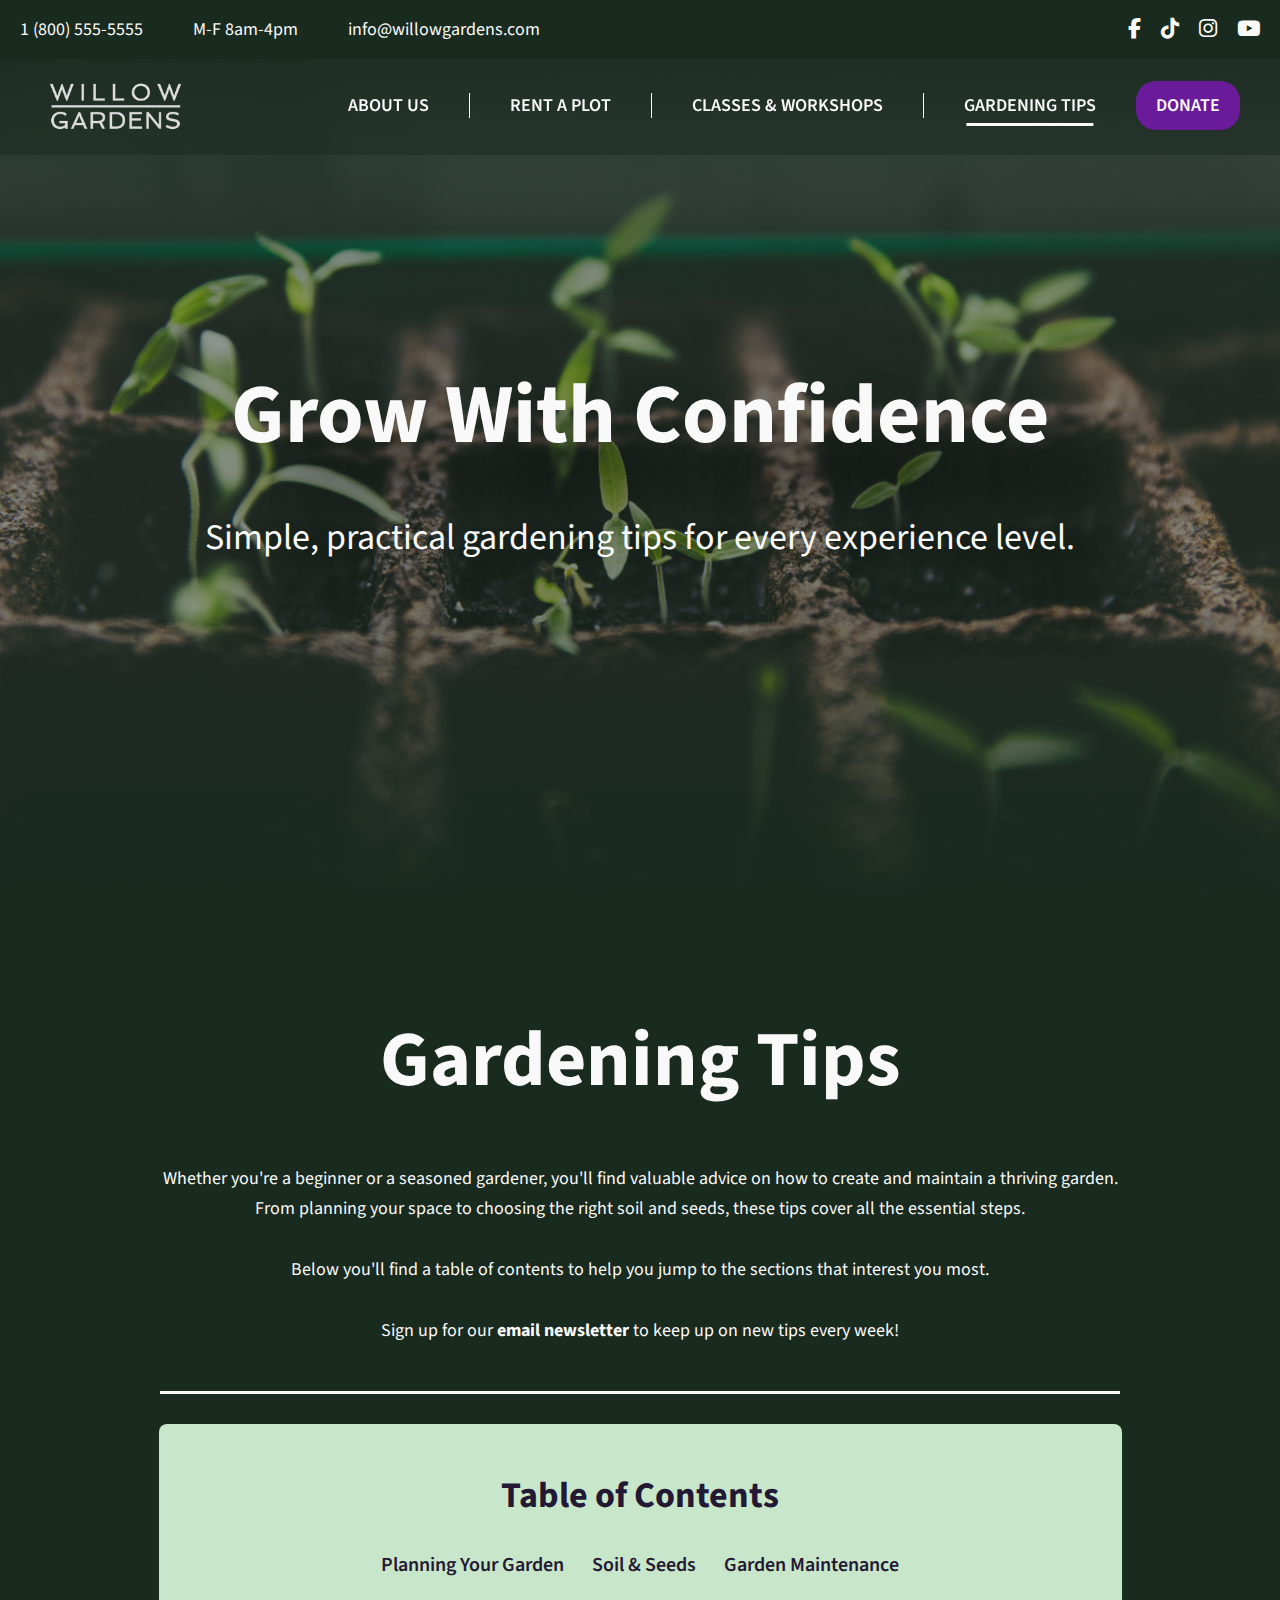
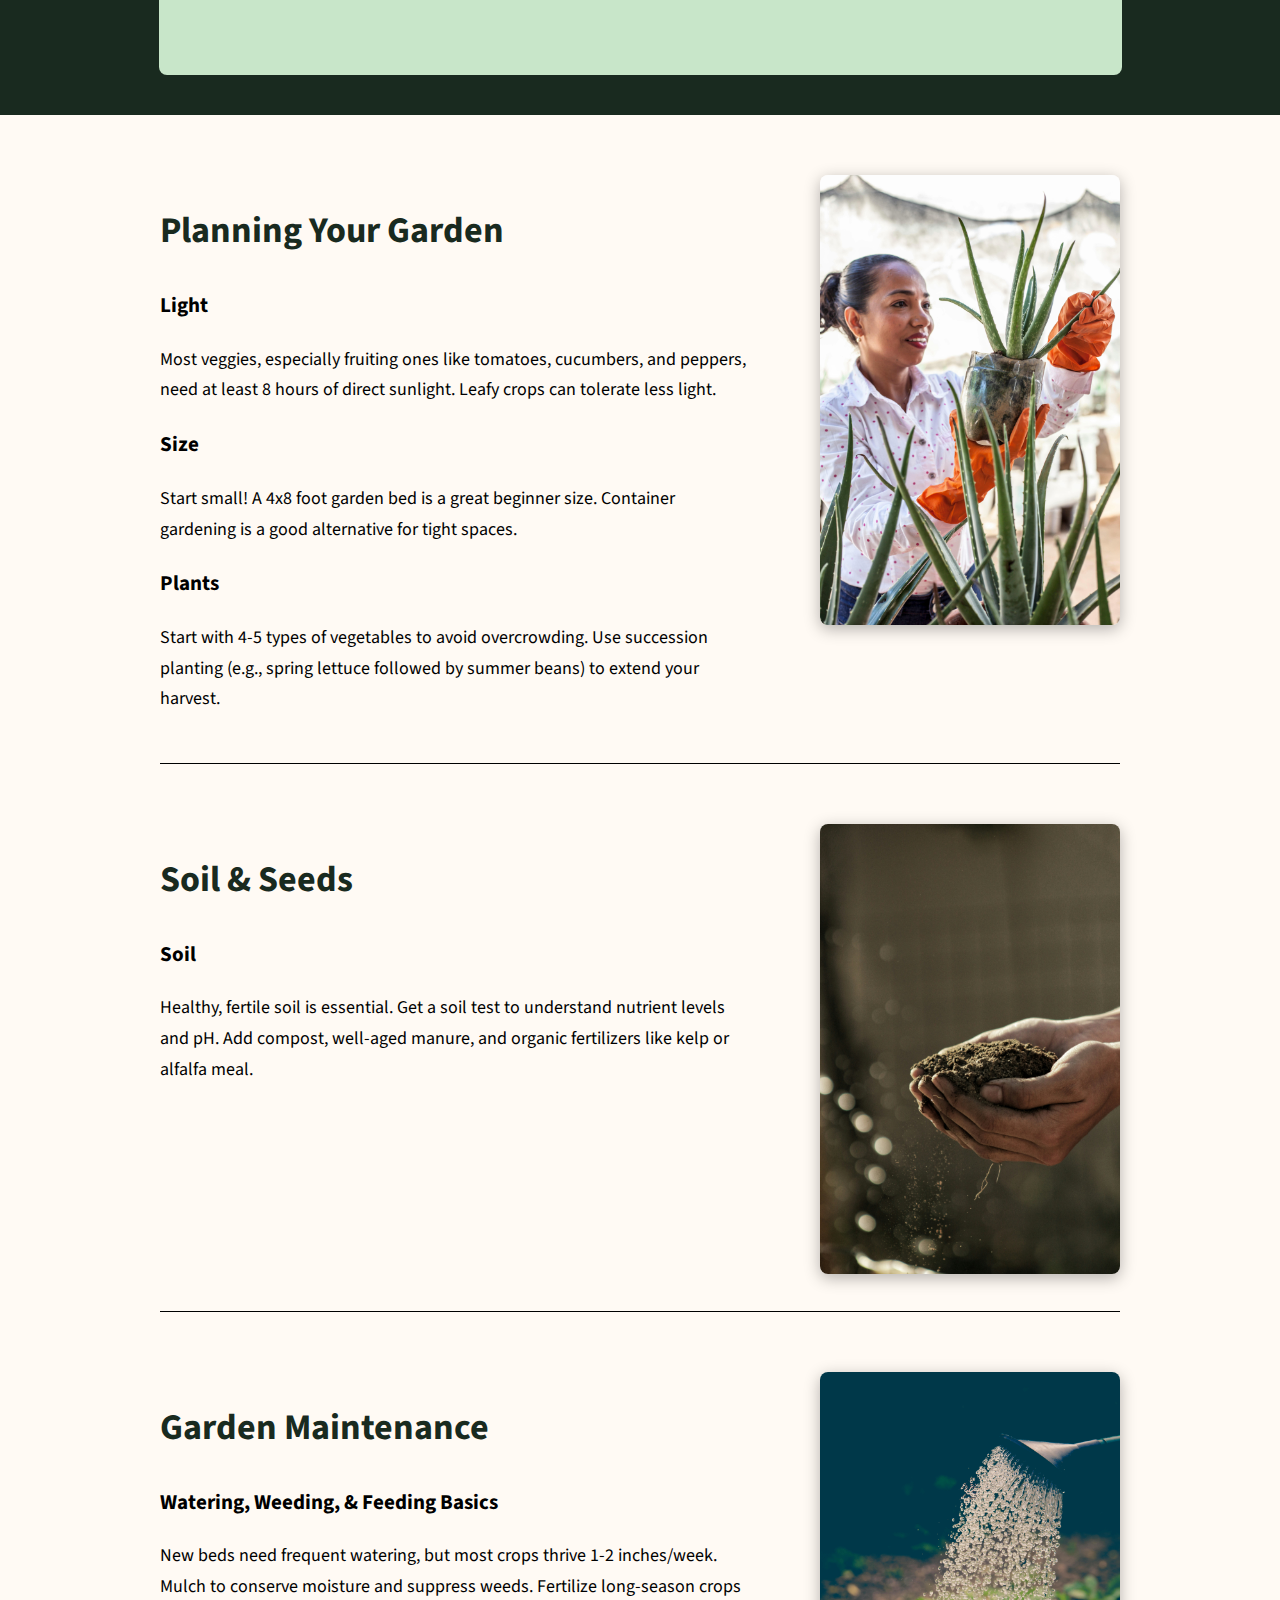
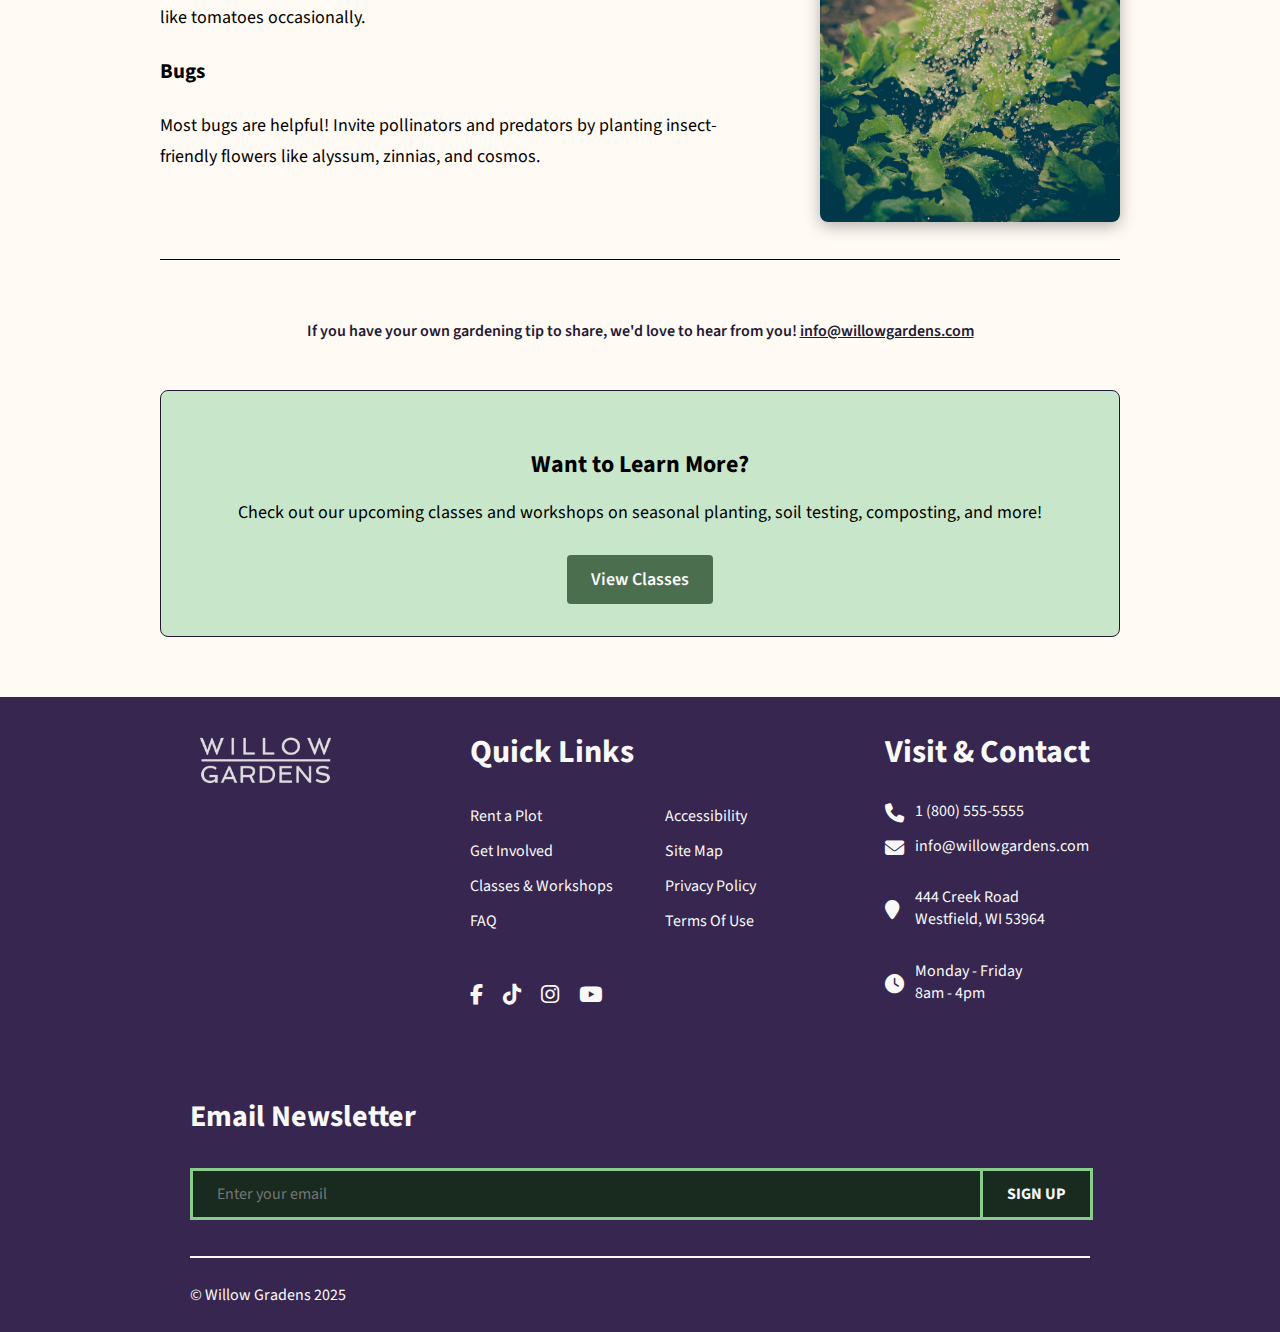
<file: gardeningTips.html>
<!DOCTYPE html>
<html lang="en">
<head>
    <meta charset="UTF-8">
    <meta name="viewport" content="width=device-width, initial-scale=1.0">
    <meta name="description" content="Willow Gardens - Learn gardening tips to take your gardening skills and knowledge even further.">
    <title>Gardening Tips</title>
    <link rel="stylesheet" href="css/main.css">
    <link rel="stylesheet" href="css/gardeningtips.css">
    <link rel="stylesheet" href="https://cdnjs.cloudflare.com/ajax/libs/font-awesome/6.5.0/css/all.min.css">
    <link rel="stylesheet" href="https://fonts.googleapis.com/css2?family=Source+Sans+Pro:wght@400;600;700&display=swap">
</head>
<body>
    <!-- Skip link for screen reader users -->
    <a class="skip-link" href="#main-content">Skip to main content</a>
    <!-- Navigation -->
    <header>
    <!-- Utility Nav -->
    <nav class="utility-nav" aria-label="Contact Info Navigation">
        <div class="utility-content">
            <div class="contact-group">
                <div class="contact-phone">
                    1 (800) 555-5555
                </div>
                <div class="hours">
                    M-F 8am-4pm
                </div>
                <div class="contact-email">
                    <a href="info@willowgardens.com">info@willowgardens.com</a>
                </div>
            </div>
            <div class="social-links">
                <a href="#" target="_blank" aria-label="Facebook">
                    <i class="fab fa-facebook-f"></i>
                </a>
                <a href="#" target="_blank" aria-label="TikTok">
                    <i class="fab fa-tiktok"></i>
                </a>
                <a href="#" target="_blank" aria-label="Instagram">
                    <i class="fab fa-instagram"></i>
                </a>
                <a href="#" target="_blank" aria-label="YouTube">
                    <i class="fab fa-youtube"></i>
                </a>
            </div>
        </div>
    </nav>

    <!-- Main Nav -->
    <nav class="main-nav-wrapper" aria-label="Main navigation">
        <div class="main-nav">
            <div class="nav-logo">
                <a href="index.html">
                    <div class="logo-wrapper">
                        <img src="images/willowgardenslogo.png.png" alt="Willow Gardens" class="logo">
                    </div>
                </a>
            </div>
            <ul class="nav-links-list">
                <li class="nav-links has-dropdown">
                    <a href="aboutUs.html" aria-haspopup="true" aria-expanded="false">ABOUT US</a>
                    <ul class="dropdown-menu" aria-label="About Us submenu">
                        <li class="no-border"><a href="#">Volunteer</a></li>
                        <li class="no-border"><a href="#">Our Team</a></li>
                    </ul>
                </li>
                <li class="nav-links has-dropdown">
                    <a href="rentPlot.html" aria-haspopup="true" aria-expanded="false">RENT A PLOT</a>
                    <ul class="dropdown-menu" aria-label="Rent a Plot submenu">
                        <li class="no-border"><a href="#">Plot Info</a></li>
                        <li class="no-border"><a href="#">Handbook</a></li>
                    </ul>
                </li>
                <li class="nav-links"><a href="#">CLASSES & WORKSHOPS</a></li>
                <li class="nav-links no-border"><a href="gardeningTips.html" aria-current="page" class="current">GARDENING TIPS</a></li>
                <li class="nav-links-button no-border"><a href="donate.html" class="donate-button">DONATE</a></li>
            </ul>
        </div>
    </nav>
    </header>
    <section class="hero">
        <div class="hero-image"></div>
        <div class="hero-text-container">
            <h1 class="hero-heading">Grow With Confidence</h1>
            <p class="hero-subtext">
                Simple, practical gardening tips for every experience level.
            </p>
        </div>
    </section>
    <section class="top-info">
        <h2 class="top-info-title tips-title">Gardening Tips</h2>
        <p class="tips-intro-text">
            Whether you're a beginner or a seasoned gardener, you'll find 
            valuable advice on how to create and maintain a thriving garden. 
            From planning your space to choosing the right soil
            and seeds, these tips cover all the essential steps.
        </p>
        <p class="tips-intro-text">
            Below you'll find a table of contents to help you jump to the 
            sections that interest you most.
        </p>
        <p class="tips-intro-text tips-border">
            Sign up for our <a href="#email_newsletter">email newsletter</a> 
            to keep up on new tips every week!
        </p>
        <!-- Add a table of contents / "jump to" listing for garden tips -->
        <div class="tips-toc-container">
            <h3 class="tips-toc-title">Table of Contents</h3>
            <nav class="tips-toc" aria-label="Gardening Tips Table of Contents menu">
                <ul class="toc-list">
                    <li><a href="#planning-your-garden">Planning Your Garden</a></li>
                    <li><a href="#soil-and-seeds">Soil & Seeds</a></li>
                    <li><a href="#garden-maintenance">Garden Maintenance</a></li>
                </ul>
            </nav>
        </div>
    </section>
    <section class="tips-overview-section">
        <div class="tips-category">
            <div class="tips-category-left">
                <h2 class="tips-category-title" id="planning-your-garden">Planning Your Garden</h2>
                <ul class="tips-category-list">
                    <li>
                        <h3 class="tip-title">Light</h3>
                        <p>
                            Most veggies, especially fruiting ones like tomatoes, 
                            cucumbers, and peppers, need at least 8 hours of 
                            direct sunlight. Leafy crops can tolerate less light.
                        </p>
                    </li>
                    <li>
                        <h3 class="tip-title">Size</h3>
                        <p>
                            Start small! A 4x8 foot garden bed is a great beginner 
                            size. Container gardening is a good alternative for 
                            tight spaces.
                        </p>
                    </li>
                    <li>
                        <h3 class="tip-title">Plants</h3>
                        <p>
                            Start with 4-5 types of vegetables to avoid overcrowding. 
                            Use succession planting (e.g., spring lettuce followed 
                            by summer beans) to extend your harvest.
                        </p>
                    </li>
                </ul>
            </div>
            <div class="tips-category-right">
                <img src="images/gardeningimageone.jpg" alt="Woman smiling holding a potted plant in garden" class="tips-category-image">
            </div>
        </div>
        <div class="tips-category">
            <div class="tips-category-left">
                <h2 class="tips-category-title" id="soil-and-seeds">Soil & Seeds</h2>
                <ul class="tips-category-list">
                    <li>
                        <h3 class="tip-title">Soil</h3>
                        <p>
                            Healthy, fertile soil is essential. Get a soil test 
                            to understand nutrient levels and pH. Add compost, 
                            well-aged manure, and organic fertilizers like kelp 
                            or alfalfa meal.
                        </p>
                    </li>
                </ul>
            </div>
            <div class="tips-category-right">
                <img src="images/gardeningimagetwo.jpg" alt="Hands holding new soil" class="tips-category-image">
            </div>
        </div>
        <div class="tips-category">
            <div class="tips-category-left">
                <h2 class="tips-category-title" id="garden-maintenance">Garden Maintenance</h2>
                <ul class="tips-category-list">
                    <li>
                        <h3 class="tip-title">Watering, Weeding, & Feeding Basics</h3>
                        <p>
                            New beds need frequent watering, but most crops thrive 
                            1-2 inches/week. Mulch to conserve moisture and 
                            suppress weeds. Fertilize long-season crops like 
                            tomatoes occasionally.
                        </p>
                    </li>
                    <li>
                        <h3 class="tip-title">Bugs</h3> 
                        <p>
                            Most bugs are helpful! Invite pollinators and predators 
                            by planting insect-friendly flowers like alyssum,
                            zinnias, and cosmos.
                        </p>
                    </li>
                </ul>
            </div>
            <div class="tips-category-right">
                <img src="images/gardeningimagethree.jpg" alt="Watering can that is watering plants in a garden" class="tips-category-image">
            </div>
        </div>
        <div class="tips-category-suggestion">
            <p>
                If you have your own gardening tip to share, we'd love to hear from you! 
                <a href="mailto:info@willowgardens.com">info@willowgardens.com</a>
            </p>
            <!-- Add section to highlight further learning with classes -->
        </div>
        <div class="tips-learning-callout">
            <h3 class="callout-heading" >Want to Learn More?</h3>
            <p>
                Check out our upcoming classes and workshops on
                seasonal planting, soil testing, composting, and more!
            </p>
            <a class="callout-button" href="#">View Classes</a>  
        </div>
    </section>
    <footer>
        <div class="footer-info">
            <div class="footer-top-wrapper">
                <div class="footer-top">
                    <div class="nav-logo">
                        <a href="index.html" aria-current="page">
                        <div class="logo-wrapper">
                            <img src="images/willowgardenslogo.png.png" alt="Willow Gardens" class="footer-logo">
                        </div>
                        </a>
                    </div>
                    <div class="quick-links">
                        <div class="quick-links-container">
                        <h3 class="quick-links-title">Quick Links</h3>
                            <div class="quick-links-columns">
                                <div class="quick-links-leftsection">
                                    <a href="rentPlot.html">Rent a Plot</a>
                                    <a href="getInvolved.html">Get Involved</a>
                                    <a href="#">Classes & Workshops</a>
                                    <a href="faq.html">FAQ</a>
                                </div>
                                <div class="quick-links-rightsection">
                                    <a href="accessibility.html">Accessibility</a>
                                    <a href="siteMap.html">Site Map</a>
                                    <a href="privacypolicy.html">Privacy Policy</a>
                                    <a href="termsOfUse.html">Terms Of Use</a>
                                </div>
                            </div>
                            <div class="social-links-footer">
                                <a href="#" target="_blank" aria-label="Facebook">
                                    <i class="fab fa-facebook-f"></i>
                                </a>
                                <a href="#" target="_blank" aria-label="TikTok">
                                    <i class="fab fa-tiktok"></i>
                                </a>
                                <a href="#" target="_blank" aria-label="Instagram">
                                    <i class="fab fa-instagram"></i>
                                </a>
                                <a href="#" target="_blank" aria-label="YouTube">
                                    <i class="fab fa-youtube"></i>
                                </a>
                            </div>
                        </div>
                    </div>
                    <div class="visit-info">
                        <h3 class="visit-info-title">Visit & Contact</h3>
                        <div class="visit-info-column">
                            <div class="phone-info">
                                <i class="fas fa-phone"></i>
                                <a href="tel:18005555555">1 (800) 555-5555</a>
                            </div>
                            <div class="email-info">
                                <i class="fas fa-envelope"></i>
                                <a href="mailto:info@willowgardens.com">info@willowgardens.com</a>
                            </div>
                            <div class="address-info">
                                <i class="fas fa-map-marker"></i>
                                <p>444 Creek Road<br>Westfield, WI 53964</p>
                            </div>
                            <div class="hours-info">
                                <i class="fas fa-clock"></i>
                                <p>Monday - Friday<br>8am - 4pm</p>
                            </div>
                        </div>
                    </div>
                </div>
            </div>                
            <div class="footer-bottom">
                <div class="email-signup">
                    <div class="email-signup-container">
                        <h3 class="email-signup-title">Email Newsletter</h3>
                        <form class="email-form">
                            <div class="email-input-wrapper">
                                <input type="email" id="email_newsletter" placeholder="Enter your email" required>
                                <button type="submit">SIGN UP</button>
                            </div>
                        </form>
                    </div>
                </div>
            </div>
            <div class="copyright-info">
                <div class="copyright-container">
                    <p>© Willow Gradens 2025</p>
                </div>
            </div>
        </div>
    </footer>
    <!-- Script for scroll effect -->
    <script>
        window.addEventListener('scroll', function() {
            const nav = document.querySelector('.main-nav-wrapper');
            if (window.scrollY > 50) {
                nav.classList.add('scrolled');
            } else {
                nav.classList.remove('scrolled');
            }
        });
    </script>
</body>
</html>
</file>
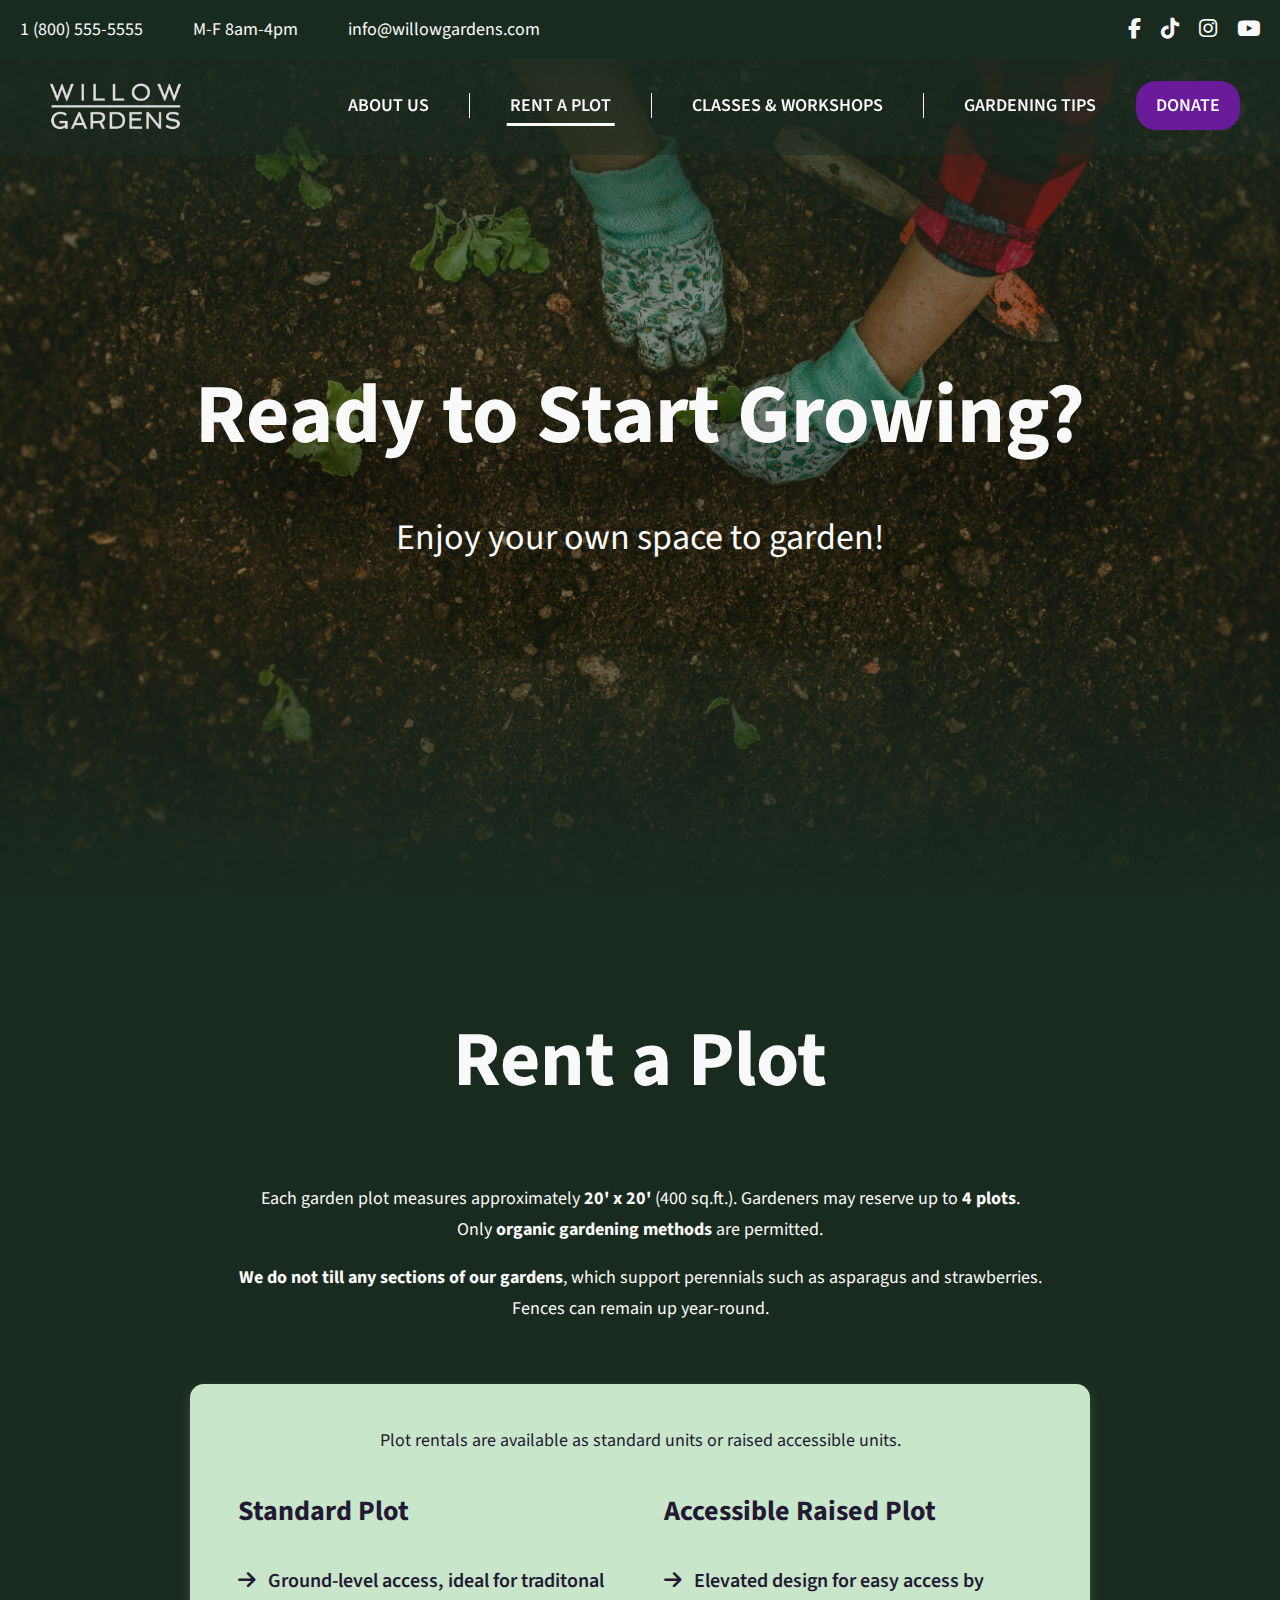
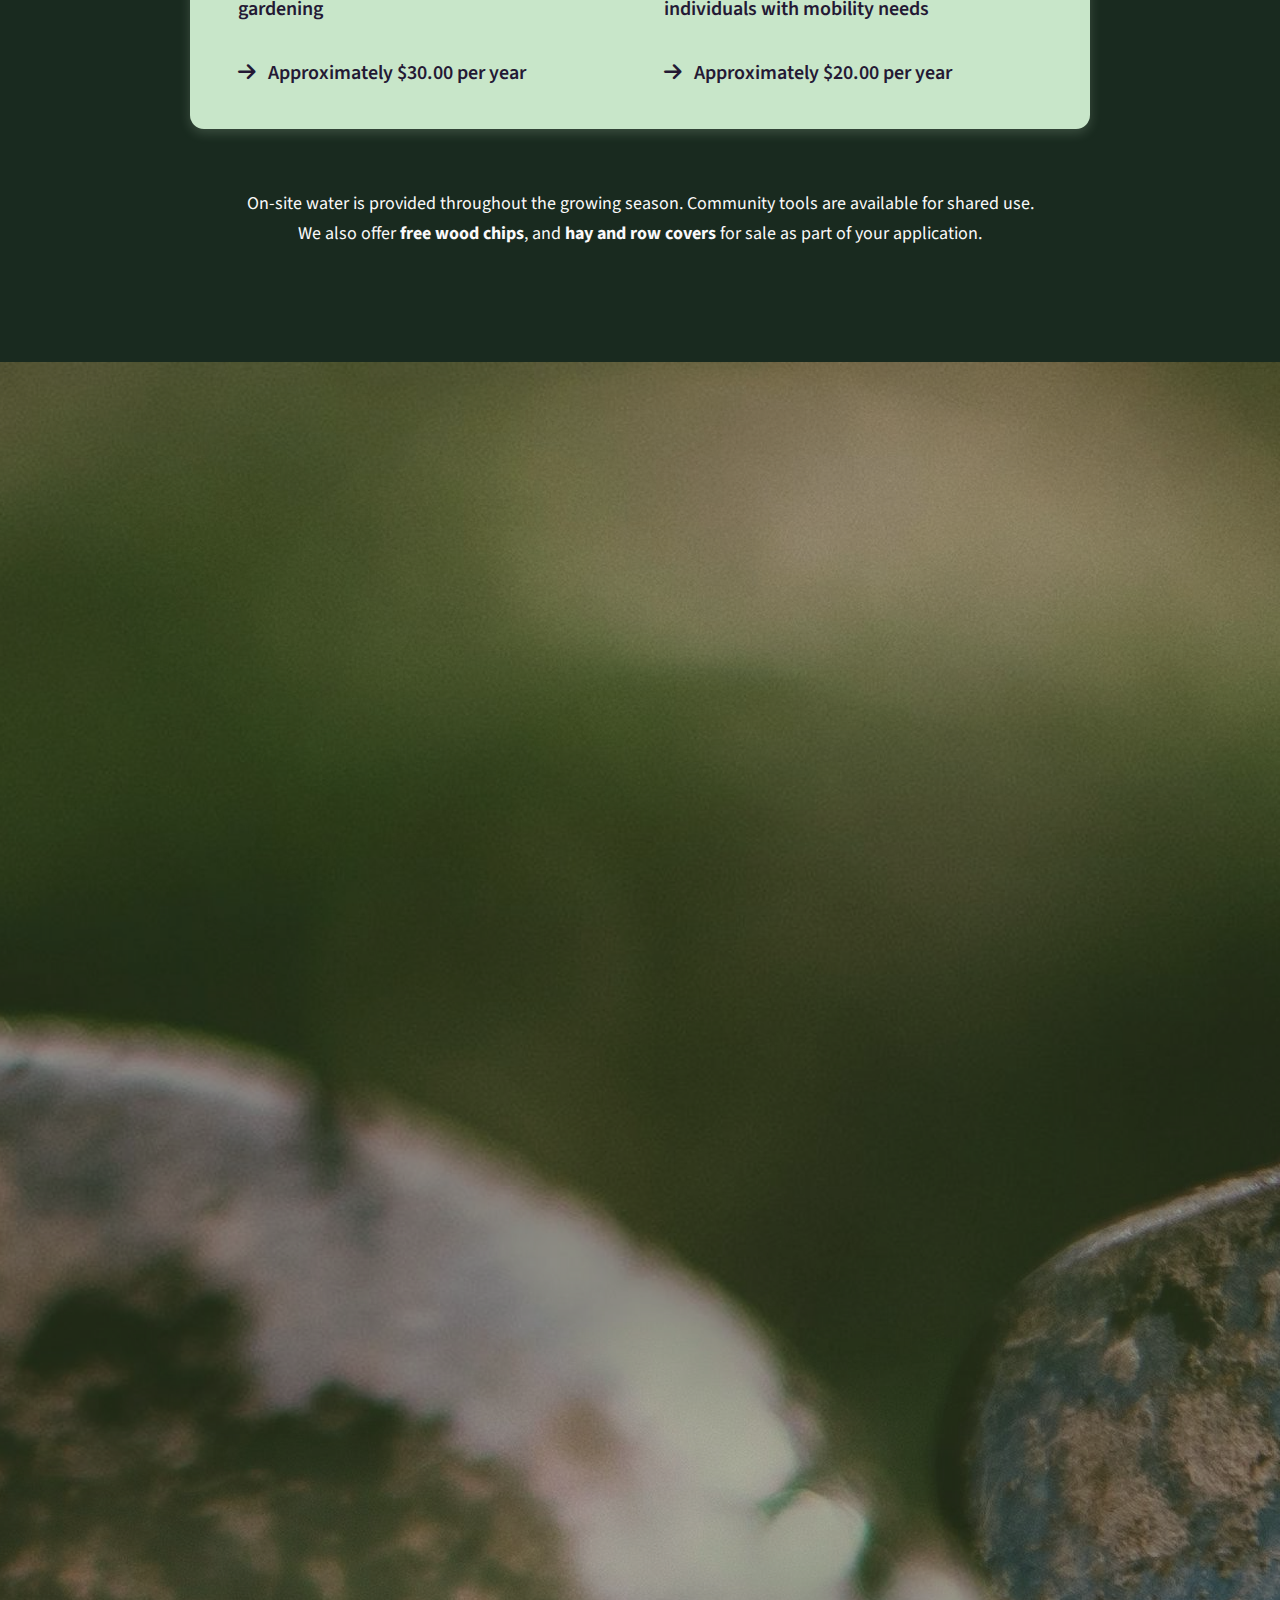
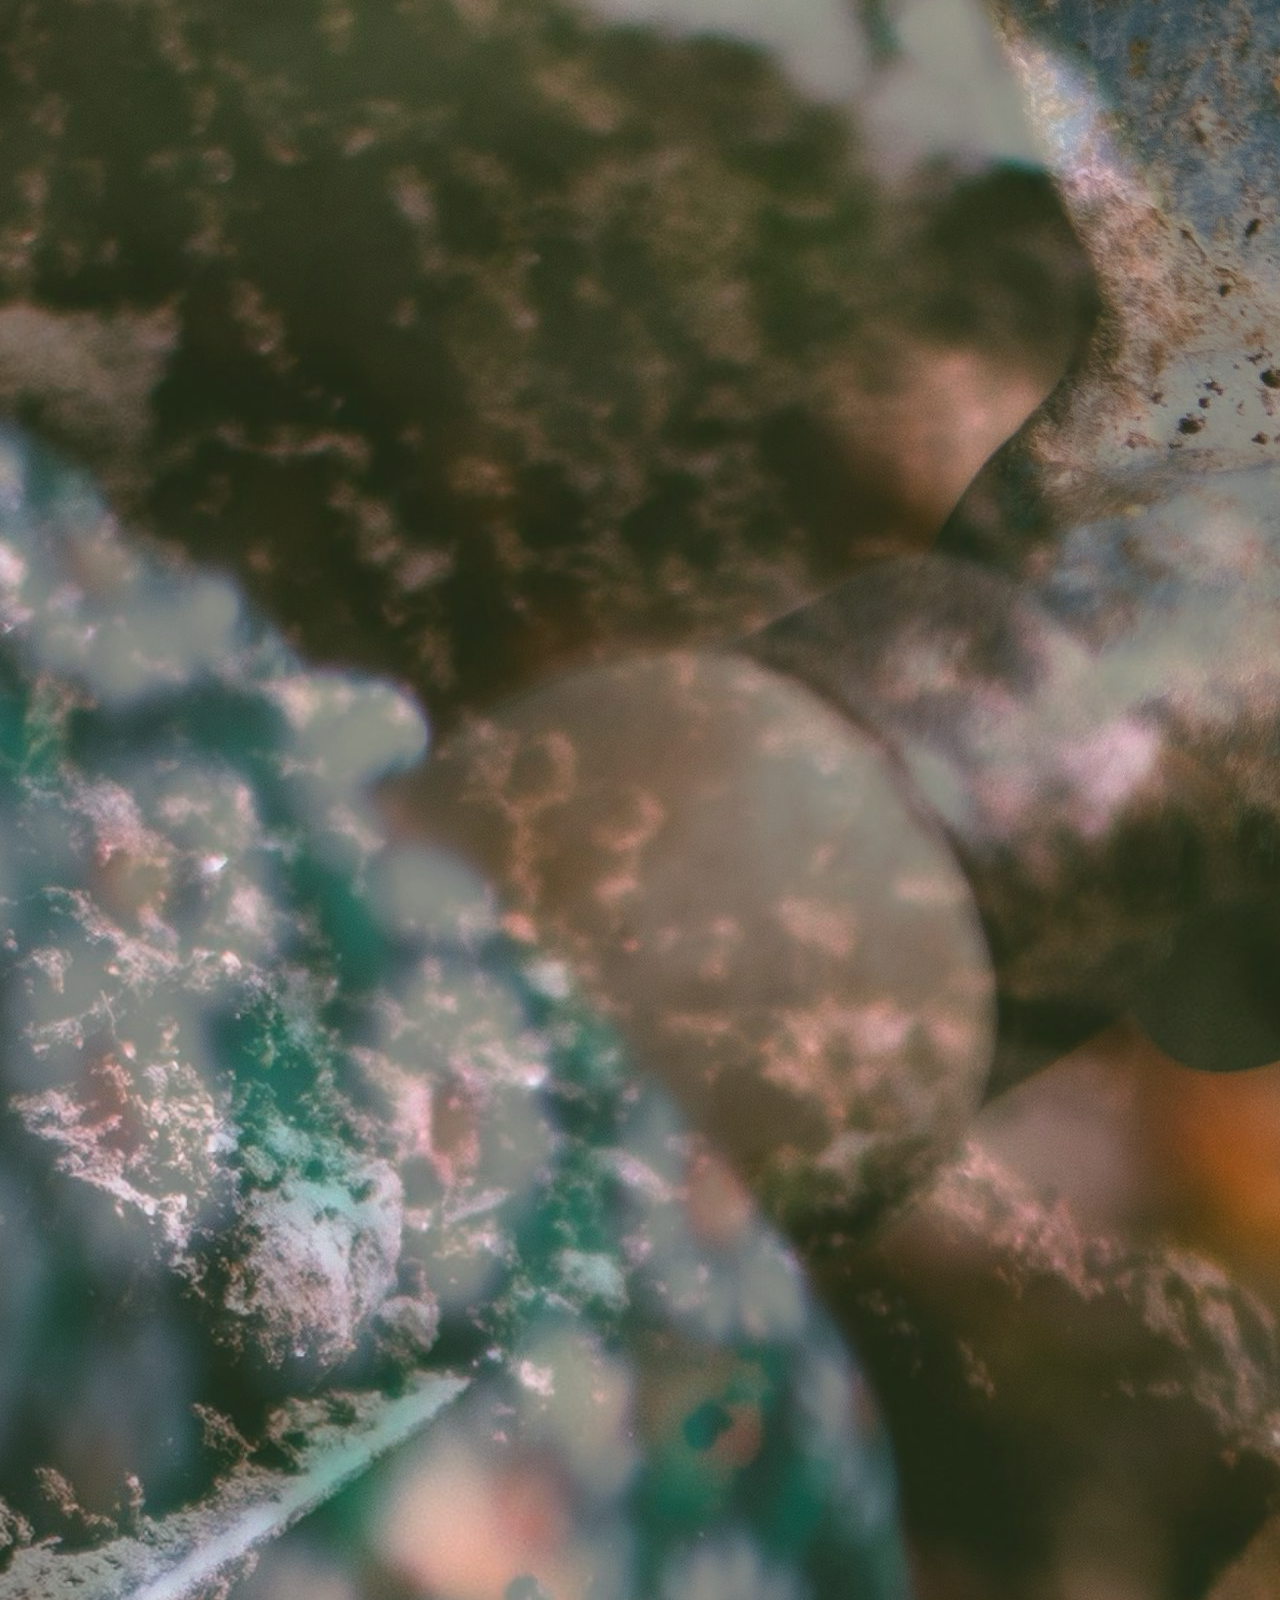
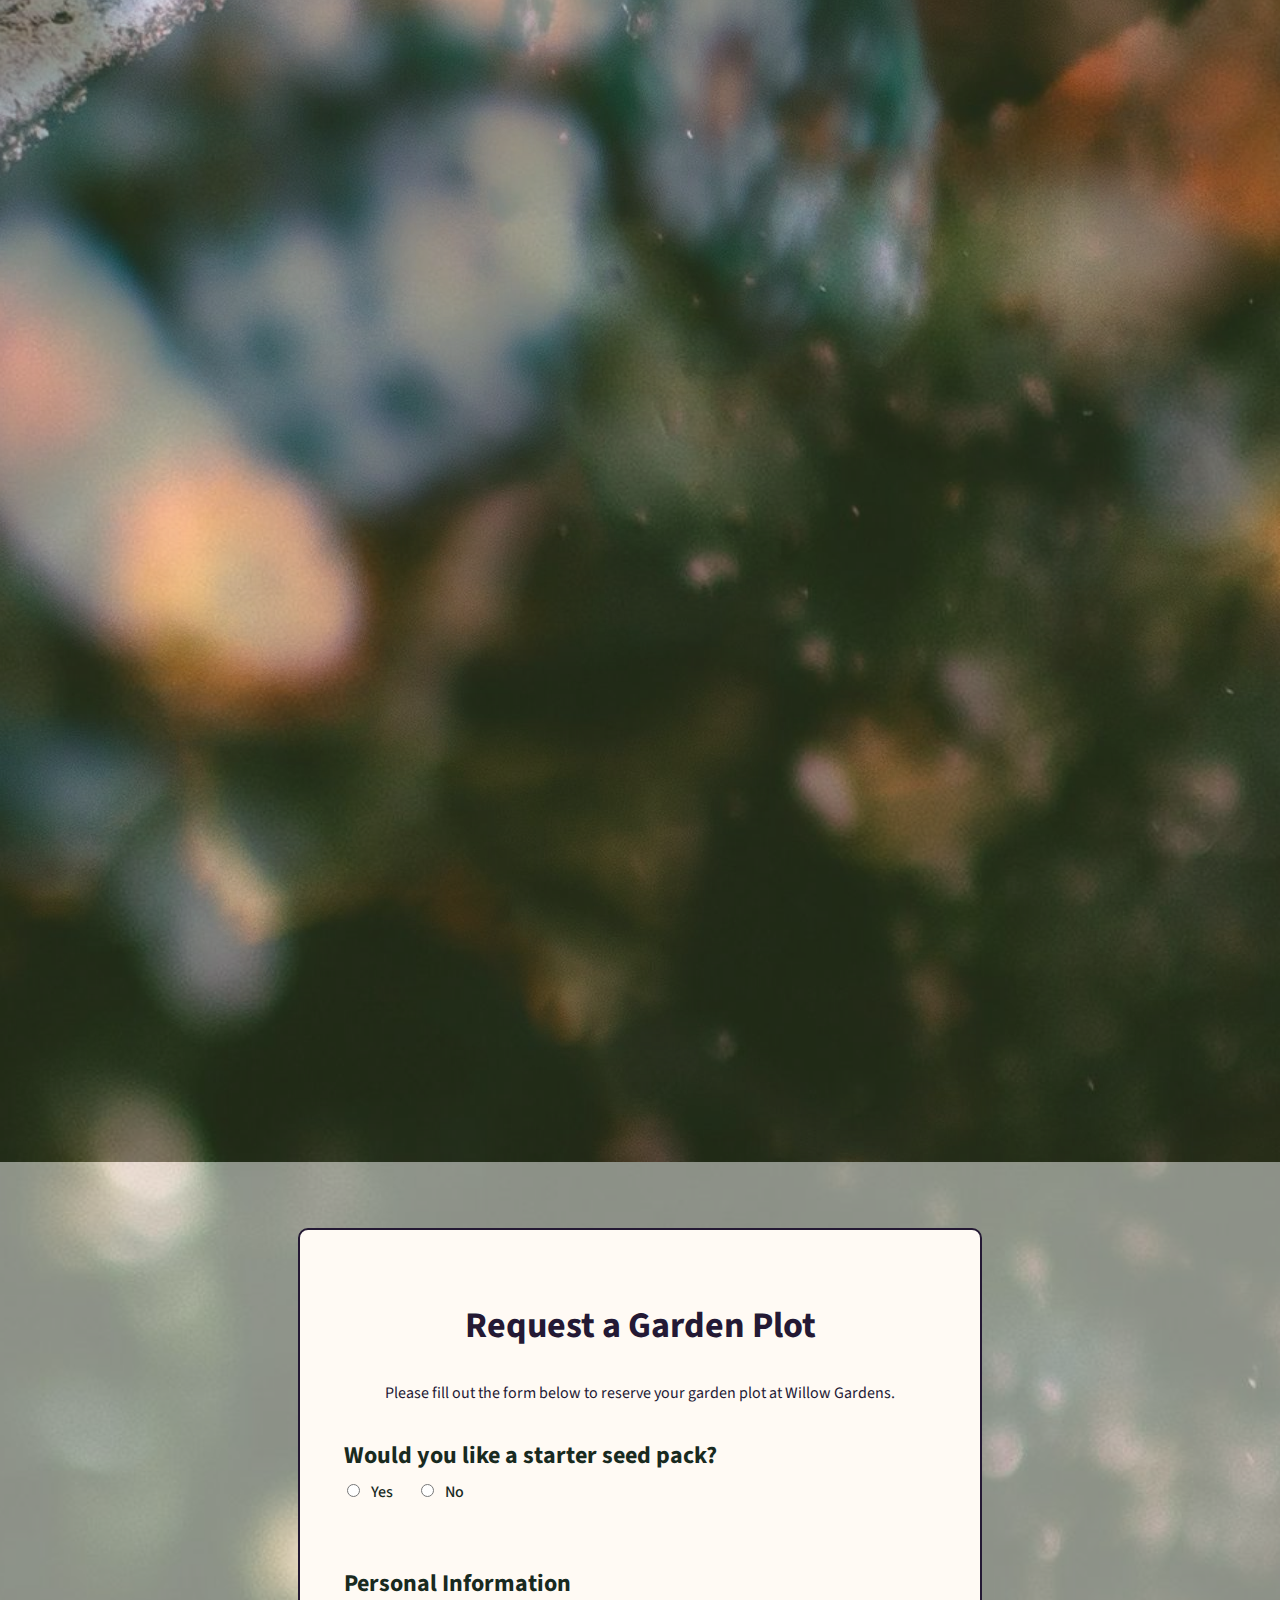
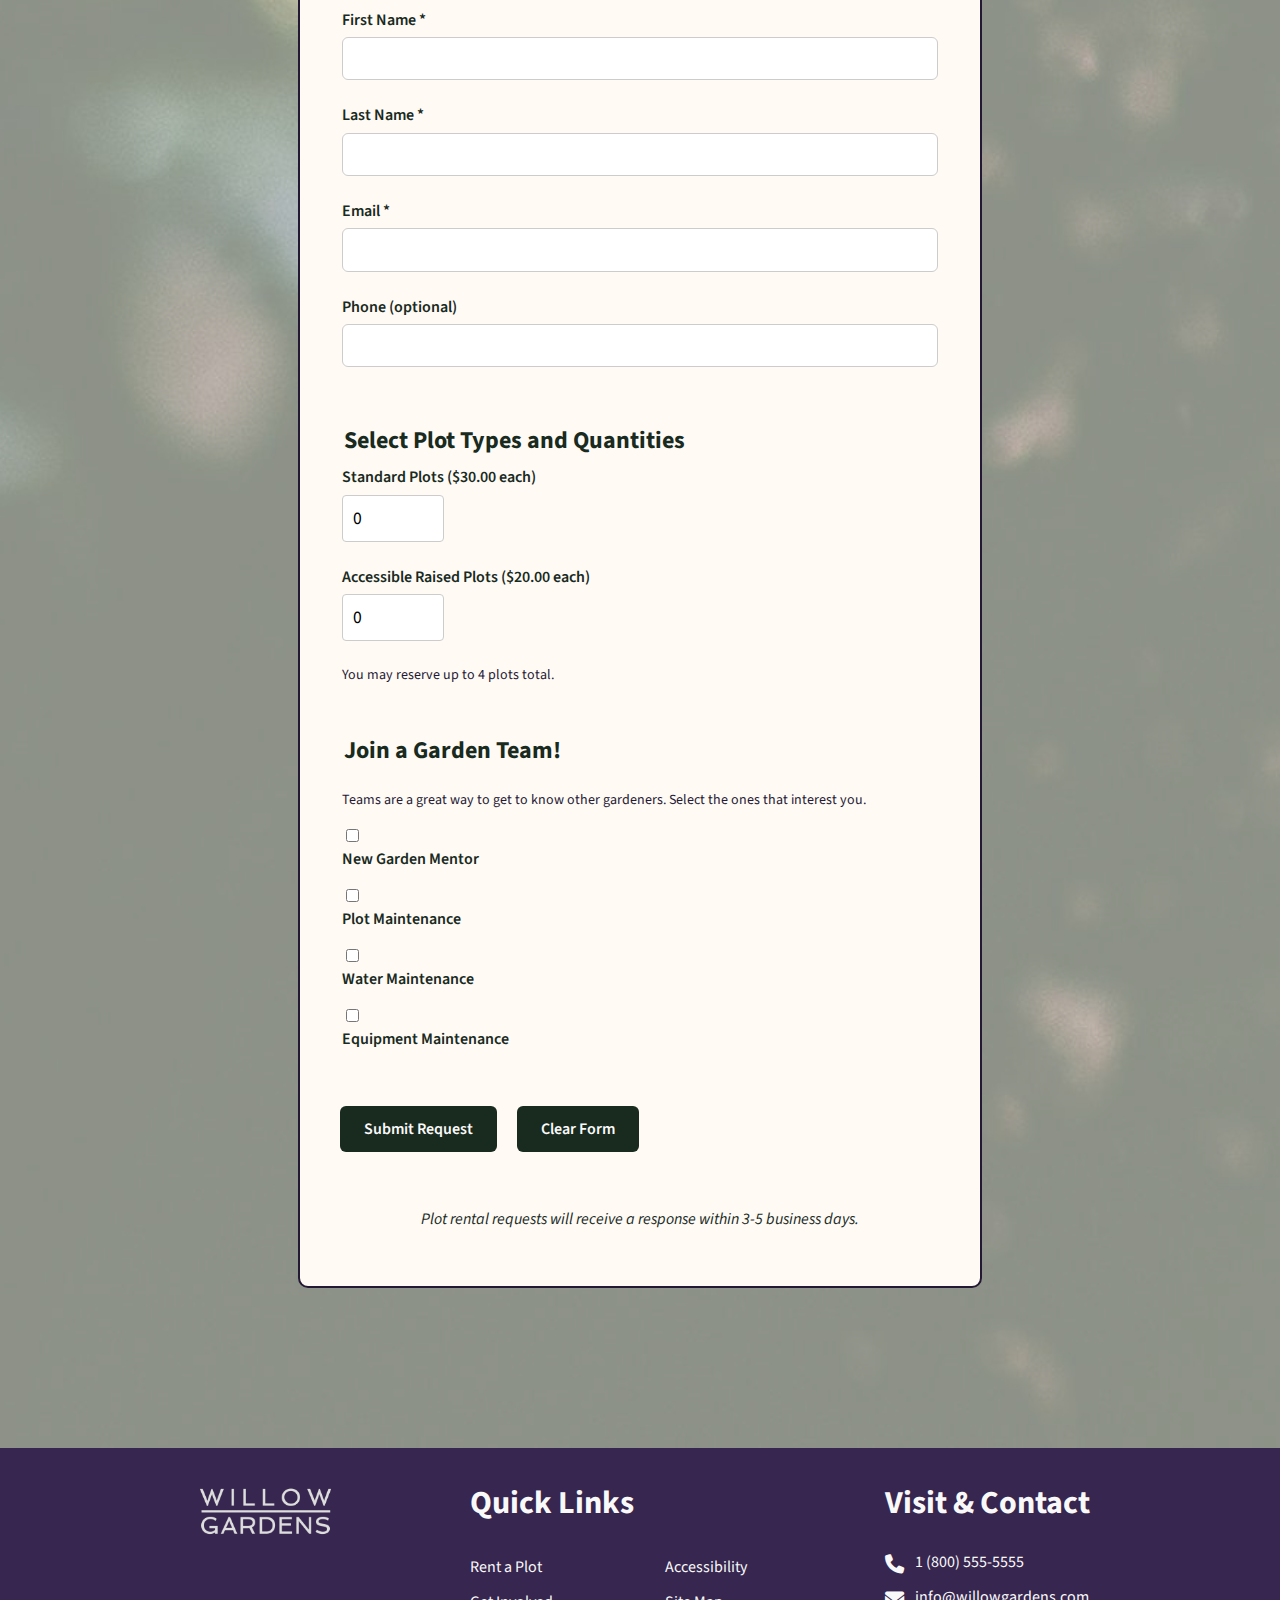
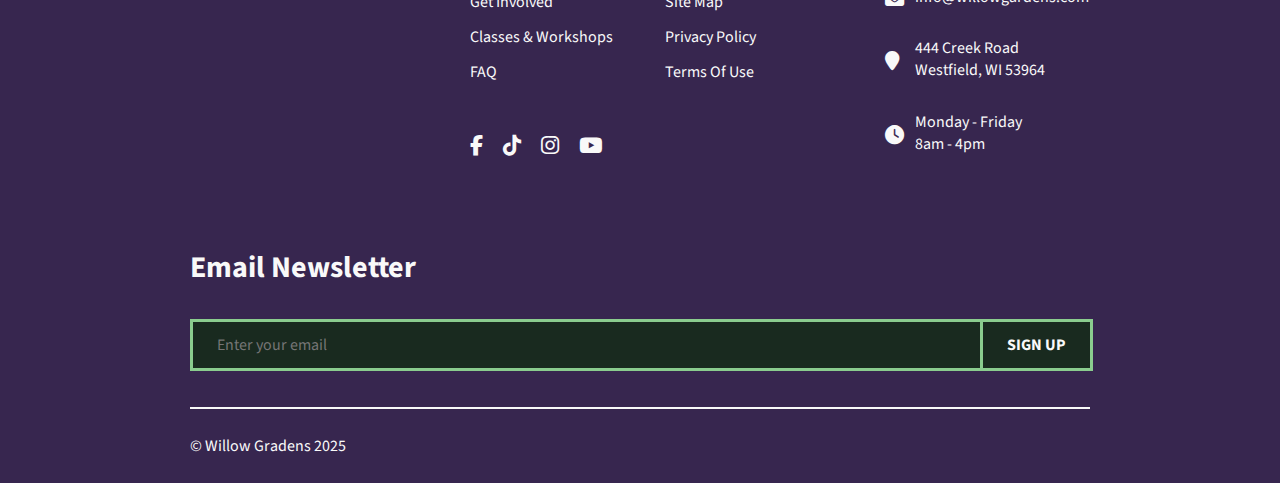
<file: rentPlot.html>
<!DOCTYPE html>
<html lang="en">
<head>
    <meta charset="UTF-8">
    <meta name="viewport" content="width=device-width, initial-scale=1.0">
    <meta name="description" content="Willow Gardens - Rent a plot here to grow alongside your garden and our community.">
    <title>Rent a Plot</title>
    <link rel="stylesheet" href="css/main.css">
    <link rel="stylesheet" href="css/rentplot.css">
    <link rel="stylesheet" href="https://cdnjs.cloudflare.com/ajax/libs/font-awesome/6.5.0/css/all.min.css">
    <link rel="stylesheet" href="https://fonts.googleapis.com/css2?family=Source+Sans+Pro:wght@400;600;700&display=swap">
</head>
<body>
    <!-- Skip link for screen reader users -->
    <a class="skip-link" href="#main-content">Skip to main content</a>
    <!-- Navigation -->
    <header>
    <!-- Utility Nav -->
    <nav class="utility-nav" aria-label="Contact Info Navigation">
        <div class="utility-content">
            <div class="contact-group">
                <div class="contact-phone">
                    1 (800) 555-5555
                </div>
                <div class="hours">
                    M-F 8am-4pm
                </div>
                <div class="contact-email">
                    <a href="mailto:info@willowgardens.com">info@willowgardens.com</a>
                </div>
            </div>
            <div class="social-links">
                <a href="#" target="_blank" aria-label="Facebook">
                    <i class="fab fa-facebook-f"></i>
                </a>
                <a href="#" target="_blank" aria-label="TikTok">
                    <i class="fab fa-tiktok"></i>
                </a>
                <a href="#" target="_blank" aria-label="Instagram">
                    <i class="fab fa-instagram"></i>
                </a>
                <a href="#" target="_blank" aria-label="YouTube">
                    <i class="fab fa-youtube"></i>
                </a>
            </div>
        </div>
    </nav>
    
    <!-- Main Nav -->
    <nav class="main-nav-wrapper" aria-label="Main navigation">
        <div class="main-nav">
            <div class="nav-logo">
                <a href="index.html">
                    <div class="logo-wrapper">
                        <img src="images/willowgardenslogo.png.png" alt="Willow Gardens" class="logo">
                    </div>
                </a>
            </div>
            <ul class="nav-links-list">
                <li class="nav-links has-dropdown">
                    <a href="aboutUs.html" aria-haspopup="true" aria-expanded="false">ABOUT US</a>
                    <ul class="dropdown-menu" aria-label="About Us submenu">
                        <li class="no-border"><a href="#">Volunteer</a></li>
                        <li class="no-border"><a href="#">Our Team</a></li>
                    </ul>
                </li>
                <li class="nav-links has-dropdown">
                    <a href="rentPlot.html" aria-haspopup="true" aria-expanded="false" aria-current="page" class="current">RENT A PLOT</a>
                    <ul class="dropdown-menu" aria-label="Rent a Plot submenu">
                        <li class="no-border"><a href="#">Plot Info</a></li>
                        <li class="no-border"><a href="#">Handbook</a></li>
                    </ul>
                </li>
                <li class="nav-links"><a href="#">CLASSES & WORKSHOPS</a></li>
                <li class="nav-links no-border"><a href="gardeningTips.html">GARDENING TIPS</a></li>
                <li class="nav-links-button no-border"><a href="donate.html" class="donate-button">DONATE</a></li>
            </ul>
        </div>
    </nav>
    </header>
    <section class="hero">
        <div class="hero-image"></div>
        <div class="hero-text-container">
            <h1 class="hero-heading">Ready to Start Growing?</h1>
            <p class="hero-subtext">Enjoy your own space to garden!</p>
        </div>
    </section>
    <section class="top-info">
        <h2 class="top-info-title">Rent a Plot</h2>
    </section>
    <!-- Plot Info -->
    <section class="plot-info-section" aria-labelledby="plot-info-heading">
        <div class="plot-info-container">
            <h2 id="plot-info-heading" class="plot-info-title">General Plot Information</h2>
            <div class="plot-info-block">
                <p class="plot-info-text">
                    Each garden plot measures approximately <strong>20' x 20'</strong> (400 sq.ft.). 
                    Gardeners may reserve up to <strong>4 plots</strong>.<br>
                    Only <strong>organic gardening methods</strong> are permitted.
                </p>
                <p class="plot-info-text">
                    <strong>We do not till any sections of our gardens</strong>, 
                    which support perennials such as asparagus and strawberries.<br>
                    Fences can remain up year-round.
                </p>
            </div>
            <div class="plot-info-block plot-prices price-padding">
                <p class="plot-info-text">
                    Plot rentals are available as standard units or raised accessible units.
                </p>
                <table class="plot-info-table">
                    <thead>
                        <tr>
                            <th>Standard Plot</th>
                            <th>Accessible Raised Plot</th>
                         </tr>
                    </thead>
                    <tbody>
                        <tr>
                            <td>
                                <i class="fas fa-arrow-right" aria-hidden="true"></i>
                                Ground-level access, ideal for traditonal gardening
                            </td>
                            <td>
                                <i class="fas fa-arrow-right" aria-hidden="true"></i>
                                Elevated design for easy access by individuals with mobility needs
                            </td>
                        </tr>
                        <tr>
                            <td><i class="fas fa-arrow-right" aria-hidden="true"></i>
                                Approximately $30.00 per year
                            </td>
                            <td><i class="fas fa-arrow-right" aria-hidden="true"></i>
                                Approximately $20.00 per year
                            </td>
                        </tr>
                    </tbody>
                </table>
            </div>
            <div class="plot-info-block">
                <p class="plot-info-text">
                    On-site water is provided throughout the growing season. 
                    Community tools are available for shared use.<br>
                    We also offer <strong>free wood chips</strong>, and <strong>
                    hay and row covers</strong> for sale as part of your application.
                </p>
            </div>
        </div>
    </section>
    <!-- Request Plot Form -->
    <section class="rentplot-form-section" aria-labelledby="plot-form-heading">
        <div class="rentplot-background-wrapper">
            <img src="../images/plotformbacking.jpg" alt="" aria-hidden="true" class="form-bg-image">
        
            <div class="rentplot-form-content">
                <h2 id="plot-form-heading" class="rentplot-form-title">Request a Garden Plot</h2>
                <p class="rentplot-form-intro">Please fill out the form below to reserve your garden plot at Willow Gardens.</p>
                <form action="http://itins3.madisoncollege.edu/echo.php" method="post" novalidate class="rentplot-form">
                
                    <fieldset class="rentplot-fieldset">
                        <legend class="rentplot-legend">Would you like a starter seed pack?</legend>
                        <div class="rentplot-form-group">
                            <input type="radio" name="seeds" id="yesSeeds" value="Y" required>
                            <label for="yesSeeds">Yes</label>
        
                            <input type="radio" name="seeds" id="noSeeds" value="N">
                            <label for="noSeeds">No</label>
                        </div>
                    </fieldset>
                    <fieldset class="rentplot-fieldset">
                        <legend class="rentplot-legend">Personal Information</legend>
                        <div class="rentplot-form-group">
                            <label for="firstName">First Name <span aria-hidden="true">*</span></label>
                            <input type="text" name="firstName" required id="firstName">
                        </div>
                        <div class="rentplot-form-group">
                            <label for="lastName">Last Name <span aria-hidden="true">*</span></label>
                            <input type="text" name="lastName" required id="lastName">
                        </div>
                        <div class="rentplot-form-group">
                            <label for="email">Email <span aria-hidden="true">*</span></label>
                            <input type="email" name="email" required id="email">
                        </div>
                        <div class="rentplot-form-group">
                            <label for="phone">Phone (optional)</label>
                            <input type="tel" name="phone" id="phone">
                        </div>
                    </fieldset>
                    <fieldset class="rentplot-fieldset">
                        <legend class="rentplot-legend">Select Plot Types and Quantities</legend>
                        <div class="rentplot-form-group">
                            <label for="standardPlotQty">Standard Plots ($30.00 each)</label>
                            <input type="number" name="standard_plot_qty" id="standardPlotQty" min="0" max="4" value="0">
                        </div>
                        <div class="rentplot-form-group">
                            <label for="accessiblePlotQty">Accessible Raised Plots ($20.00 each)</label>
                            <input type="number" name="accessible_plot_qty" id="accessiblePlotQty" min="0" max="4" value="0">
                        </div>
                        <p class="rentplot-help-text">
                            You may reserve up to 4 plots total.
                        </p>
                    </fieldset>
                    <fieldset class="rentplot-fieldset">
                        <legend class="rentplot-legend">Join a Garden Team!</legend>
                        <p class="rentplot-help-text">
                            Teams are a great way to get to know other gardeners. 
                            Select the ones that interest you.
                        </p>
                        <div class="rentplot-form-group rentplot-checkbox-group">
                            <input type="checkbox" name="mentor" id="mentor" value="mentor">
                            <label for="mentor">New Garden Mentor</label>
        
                            <input type="checkbox" name="plot" id="plot" value="maintenance">
                            <label for="plot">Plot Maintenance </label>
        
                            <input type="checkbox" name="water" id="water" value="water">
                            <label for="water">Water Maintenance </label>
        
                            <input type="checkbox" name="equipment" id="equipment" value="equi">
                            <label for="equipment">Equipment Maintenance </label>
                        </div>
                    </fieldset>
        
                    <div class="rentplot-form-actions">
                        <button type="submit">Submit Request</button>
                        <button type="reset">Clear Form</button>
                    </div>
                    <div class="rentplot-form-submit-response-info">
                        <p>Plot rental requests will receive a response within 3-5 business days.</p>
                    </div>
                </form>
            </div>
        </div>
    </section>
    <footer>
        <div class="footer-info">
            <div class="footer-top-wrapper">
                <div class="footer-top">
                    <div class="nav-logo">
                        <a href="index.html">
                        <div class="logo-wrapper">
                            <img src="images/willowgardenslogo.png.png" alt="Willow Gardens" class="footer-logo">
                        </div>
                        </a>
                    </div>
                    <div class="quick-links">
                        <div class="quick-links-container">
                        <h3 class="quick-links-title">Quick Links</h3>
                            <div class="quick-links-columns">
                                <div class="quick-links-leftsection">
                                    <a href="rentPlot.html" aria-current="page">Rent a Plot</a>
                                    <a href="getInvolved.html">Get Involved</a>
                                    <a href="#">Classes & Workshops</a>
                                    <a href="faq.html">FAQ</a>
                                </div>
                                <div class="quick-links-rightsection">
                                    <a href="accessibility.html">Accessibility</a>
                                    <a href="siteMap.html">Site Map</a>
                                    <a href="privacypolicy.html">Privacy Policy</a>
                                    <a href="termsOfUse.html">Terms Of Use</a>
                                </div>
                            </div>
                            <div class="social-links-footer">
                                <a href="#" target="_blank" aria-label="Facebook">
                                    <i class="fab fa-facebook-f"></i>
                                </a>
                                <a href="#" target="_blank" aria-label="TikTok">
                                    <i class="fab fa-tiktok"></i>
                                </a>
                                <a href="#" target="_blank" aria-label="Instagram">
                                    <i class="fab fa-instagram"></i>
                                </a>
                                <a href="#" target="_blank" aria-label="YouTube">
                                    <i class="fab fa-youtube"></i>
                                </a>
                            </div>
                        </div>
                    </div>
                    <div class="visit-info">
                        <h3 class="visit-info-title">Visit & Contact</h3>
                        <div class="visit-info-column">
                            <div class="phone-info">
                                <i class="fas fa-phone"></i>
                                <a href="tel:18005555555">1 (800) 555-5555</a>
                            </div>
                            <div class="email-info">
                                <i class="fas fa-envelope"></i>
                                <a href="mailto:info@willowgardens.com">info@willowgardens.com</a>
                            </div>
                            <div class="address-info">
                                <i class="fas fa-map-marker"></i>
                                <p>444 Creek Road<br>Westfield, WI 53964</p>
                            </div>
                            <div class="hours-info">
                                <i class="fas fa-clock"></i>
                                <p>Monday - Friday<br>8am - 4pm</p>
                            </div>
                        </div>
                    </div>
                </div>
            </div>                
            <div class="footer-bottom">
                <div class="email-signup">
                    <div class="email-signup-container">
                        <h3 class="email-signup-title">Email Newsletter</h3>
                        <form class="email-form">
                            <div class="email-input-wrapper">
                                <input type="email" id="email_newsletter" placeholder="Enter your email" required>
                                <button type="submit">SIGN UP</button>
                            </div>
                        </form>
                    </div>
                </div>
            </div>
            <div class="copyright-info">
                <div class="copyright-container">
                    <p>© Willow Gradens 2025</p>
                </div>
            </div>
        </div>
    </footer>
    <!-- Script for scroll effect -->
    <script>
        window.addEventListener('scroll', function() {
            const nav = document.querySelector('.main-nav-wrapper');
            if (window.scrollY > 50) {
                nav.classList.add('scrolled');
            } else {
                nav.classList.remove('scrolled');
            }
        });
    </script>
    <!-- Script to validate plot total does not exceed 4 -->
    <script>
        document.querySelector('.rentplot-form').addEventListener('submit', function(event) {
            const standard = parseInt(document.getElementById('standardPlotQty').value) || 0;
            const accessible = parseInt(document.getElementById('accessiblePlotQty').value) || 0;
            if (Standard + accessible > 4) {
                alert("You can only reserve up to 4 plots in total.");
                event.preventDefault();
            }
        });
    </script>
</body>
</html>
</file>
<file: css/main.css>
/* All Pages */
* {
    font-family: "Source Sans Pro", sans-serif;
}

body {
    margin: 0;
    overflow-x: hidden;
}

.skip-link {
    position: absolute;
    top: -40px;
    left: 0;
    background: white;
    color: #000;
    padding: 8px 8px;
    z-index: 10000;
    text-decoration: none;
    transition: top 0.3s ease;
}

.skip-link:focus {
    top: 10px;
}

.current::after {
    content: "";
    position: absolute;
    bottom: -8px;
    left: 50%;
    width: 60%;
    height: 3px;
    background-color: #F9F9F9;
    transform: translateX(-50%);
}

/* Utility Nav Bar */
.utility-nav {
    background: #192A1F;
    position: fixed; /*switch to relative if you want it to stay in place */
    top: 0;
    width: 100%;
    z-index: 1000;
}

.utility-content {
    background: #192A1F;
    padding: 10px 20px;
    display: flex;
    justify-content: space-between;
    align-items: center;
    color: #F9F9F9;
    font-family: "Source Sans Pro";
    font-size: 18px;
    font-style: normal;
    font-weight: 400;
    gap: 30px;
    flex-wrap: wrap;
}

.utility-content a {
    text-decoration: none;
    color: #F9F9F9;
}

.contact-group {
    display: flex;
    gap: 50px;
}

.social-links {
    display: flex;
    gap: 20px;
    padding: 5px 0;
    align-items: center;
}

.social-links a {
    color: #F9F9F9;
    font-size: 1.3rem;
    text-decoration: none;
    transition: color 0.3s ease;
}

.social-links a:hover,
.social-links a:focus-within {
    color: #8ACC8E;
}

/* Main Nav Bar */
.main-nav-wrapper {
    position: fixed;
    top: 55px;
    left: 0;
    width: 100%;
    background-color: rgba(25, 42, 31, 0.5);
    z-index: 10;
    transition: background-color 0.3s ease, box-shadow 0.3s ease, border-bottom 0.3s;
}

.main-nav-wrapper.scrolled {
    background-color: #192A1F;
    box-shadow: 0 2px 10px rgba(0, 0, 0, 0.1);
    border-bottom: 2px solid #F9F9F9;
}

.main-nav {
    display: flex;
    justify-content: space-between;
    align-items: center;
    padding: 10px 40px;
}

.nav-logo {
    flex-shrink: 0;
}

.nav-links-list {
    display: flex;
    /* gap: 50px; */
    justify-content: center;
    list-style: none;
    margin: 0;
    padding: 0;
}

.nav-links-list li {
    border-right: 1px solid #F9F9F9;
}

.nav-links-list li.no-border {
    border-right: none;
}

.nav-links-list > li {
    position: relative;
}

.nav-links a {
    text-decoration: none;
    justify-content: center;
    align-items: center;
    padding: 15px 40px;
    height: 100%;
    color: #F9F9F9;
    font-family: "Source Sans Pro";
    font-size: 18px;
    font-weight: 600;
    transition: background-color 0.3s ease, color 0.3s ease;
}

.nav-links a:hover,
.nav-links a:focus-within {
    color: #C8E6C9;
}

.has-dropdown {
    position: relative;
    transition: background-image 0.3s ease;
}

.has-dropdown::after {
    content: "";
    position: absolute;
    top: 100%;
    left: 0;
    width: 100%;
    height: 15px;
    background: transparent;
    z-index: 998;
    opacity: 0;
    transition: opacity 0.3s ease;
}

.has-dropdown:hover > a,
.has-dropdown:focus-within > a {
    /*background-color: rgba(25, 42, 31, 0.5);*/
    background: linear-gradient(to top, #192A1F, transparent);
    opacity: 1;
}

.dropdown-menu {
    visibility: hidden;
    position: absolute;
    top: calc(100% + 15px);
    left: 0;
    width: 100%;
    transform: none;
    padding: 0;
    background: #192A1F;
    list-style: none;
    z-index: 999;
    min-width: 100px;
    pointer-events: none;
    text-align: center;
    opacity: 0;
    border-bottom-left-radius: 6px;
    border-bottom-right-radius: 6px;
    box-shadow: 0 0 0 rgba(0, 0, 0, 0);
    transition: background-color 0.3s ease, opacity 0.3s ease, visibility 0.3s, box-shadow 0.3s ease;
}

.dropdown-menu li {
    padding: 5px 5px;
    transition: background-color 0.3s ease;
} 

.dropdown-menu li:hover,
.dropdown-menu li:focus-within {
    background-color: #C8E6C9;
}

.dropdown-menu li:last-child,
.dropdown-menu li:last-child:hover {
    border-bottom-left-radius: 6px;
    border-bottom-right-radius: 6px;
}

.dropdown-menu li a {
    color: #F9F9F9;
    text-decoration: none;
    font-size: 16px;
    display: block;
    transition: color 0.3s ease;
    white-space: nowrap;
    text-align: center;
    transition: background-color 0.3s ease;
}

.dropdown-menu li a:hover,
.dropdown-menu li a:focus {
    color: #241934;
}

.has-dropdown {
    transition: background-color 0.3s ease;
}

.has-dropdown:hover .dropdown-menu,
.has-dropdown:focus-within .dropdown-menu {
    display: block;
    opacity: 1;
    visibility: visible;
    pointer-events: auto;
    box-shadow: 0px 14px 24px -6px rgba(0, 0, 0, 0.35);
}

.donate-button {
    background-color: #6A1B9A;
    padding: 12px 20px;
    border-radius: 20px;
    text-decoration: none;
    color: #F9F9F9;
    font-family: "Source Sans Pro";
    font-size: 18px;
    font-weight: 600;
    transition: background-color 0.3s ease;
}

.donate-button:hover,
.donate-button:focus-within {
    background-color: #8E24AA;
}

.logo-wrapper {
    height: 80px;
    /*overflow: hidden;*/
    display: flex;
    align-items: center;
}

.logo {
    height: 80px;
    width: auto;
    display: block;
    clip-path: inset(0px 0px 25px 0px);
    margin-top: 25px;
    filter: invert();
}

.hero {
    position: relative;
    width: 100%;
    height: 100vh;
    overflow: hidden;
    margin-top: 0;
}

.hero-image {
    background-image: 
        linear-gradient(to bottom, rgba(25, 42, 31, 1) 0px, rgba(112, 187, 139, 0) 293px), 
        linear-gradient(to top, rgba(25, 42, 31, 1) 0px, rgba(112, 187, 139, 0) 293px), 
        url('../images/hero-image-homepage.jpg');
    background-size: cover;
    background-position: center;
    width: 100%;
    height: 100%;
    position: absolute;
    top: 0;
    left: 0;
    z-index: -1;

}

.hero-image::before {
    content: '';
    position: absolute;
    top: 0;
    left: 0;
    width: 100%;
    height: 100%;
    background-color: rgba(25, 42, 31, 0.5);
    z-index: 1;
}

.hero-text-container {
    position: absolute;
    left: 50%;
    top: 50%;
    transform: translate(-50%, -50%);
    text-align: center;
    color: #F9F9F9;
    font-family: "Source Sans Pro", sans-serif;
    text-shadow: 52px 52px 66px rgba(0, 0, 0, 1);
    padding: 0 20px;
    max-width: 90%;
    width: 100%;
}

.hero-heading {
    font-size: 84px;
    font-weight: 700;
    margin-bottom: 10px;
}

.hero-subtext {
    font-size: 36px;
}

/* All Top Info Sections */
.top-info {
    background-color: #192A1F;
    color: #F9F9F9;
    padding: 40px 20px;
    text-align: center;
}

.top-info-title {
    font-family: "Source Sans Pro";
    font-weight: 700;
    font-size: 78px;
    margin-bottom: 20px;
}

/* Footer */
footer {
    background-color: #37264F;
    color: #F9F9F9;
    font-family: "Source Sans Pro";
    width: 100%;
    height: 100%;
    padding: 0 40px;
}

.footer-info {
    display: flex;
    flex-direction: column;
    margin-left: -80px;
}

.footer-top-wrapper {
    max-width: 900px;
    margin: 0 auto;
    width: 100%;
}

.footer-top {
    display: flex;
    justify-content: space-between;
    flex-wrap: wrap;
    gap: 40px;
}

.quick-links {
    display: flex;
    flex-direction: column;
    gap: 15px;
    max-width: 300px;
}

.quick-links-title {
    font-size: 32px;
    margin-bottom: 10px;
}

.quick-links-columns {
    display: flex;
    gap: 2rem;
    padding: 20px 0;
    margin-bottom: 1.5rem;
}

.quick-links-columns a {
    transition: color 0.3s ease;
}

.quick-links-columns a:hover,
.quick-links-columns a:focus-within,
.visit-info a:hover,
.visit-info a:focus-within {
    color: #8ACC8E;
}

.quick-links-leftsection,
.quick-links-rightsection {
    display: flex;
    flex-direction: column;
    gap: 0.5rem;
}

.quick-links-rightsection {
    padding-left: 20px;
}

.quick-links-leftsection a,
.quick-links-rightsection a {
    color: #F9F9F9;
    text-decoration: none;
    padding-bottom: 5px;
}

.visit-info {
    display: flex;
    flex-direction: column;
    gap: 15px;
    max-width: 300px;
}

.visit-info-title {
    font-size: 32px;
    margin-bottom: 10px;
}

.visit-info-column {
    display: flex;
    flex-direction: column;
    gap: 0.5rem;
}

.visit-info-column div {
    display: flex;
    align-items: center;
    gap: 10px;
}

.visit-info-column i {
    font-size: 1.2rem;
    color: #F9F9F9;
    min-width: 20px;
}

.visit-info a, .visit-info p {
    color: #F9F9F9;
    text-decoration: none;
    padding-bottom: 5px;
}

.visit-info a {
    transition: color 0.3s ease;
}

.hours-info {
    margin-top: -15px;
}

.social-links-footer {
    display: flex;
    gap: 20px;
}

.social-links-footer a {
    color: #F9F9F9;
    font-size: 1.3rem;
    text-decoration: none;
    transition: color 0.3s ease;
}

.social-links-footer a:hover,
.social-links-footer a:focus-within {
    color: #8ACC8E;
}

.footer-bottom {
    margin-top: 40px;
    width: 100%;
}

.email-signup-container {
    max-width: 900px;
    margin: 0 auto;
    padding: 0;
    justify-content: center;
    width: 100%;
}

.email-signup-title {
    font-size: 30px;
}

.email-form {
    width: 100%;
    background-color: #192A1F;
}

.email-input-wrapper {
    display: flex;
    position: relative;
    width: 100%;
    max-width: 900px;
    margin: 0 auto;
    box-sizing: border-box;
}

.email-input-wrapper input[type="email"] {
    width: 100%;
    padding: 12px 0px 12px 24px;
    font-size: 16px;
    border: 3px solid #8ACC8E;
    background-color: #192A1F;
    color: #F9F9F9;
}

.email-input-wrapper button {
    position: absolute;
    top: 0;
    left: 790px;
    height: auto;
    padding: 12px 24px;
    background-color: #192A1F;
    color: #F9F9F9;
    text-decoration: none;
    font-weight: bold;
    border: 3px solid #8ACC8E;
    display: flex;
    font-size: 16px;
    white-space: nowrap;
    transition-duration: 0.5s;
}

.email-input-wrapper button:hover,
.email-input-wrapper button:focus-within {
    background-color: #4A7A4A;
}

.copyright-info {
    
    margin: 36px 0 0 0;
}

.copyright-container {
    max-width: 900px;
    margin: 0 auto;
    padding: 10px 0;
    
    border-top: 2px solid #F9F9F9;  
}

.copyright-container p {
    text-align: left;
}

.footer-logo {
    height: 80px;
    width: auto;
    display: block;
    clip-path: inset(0px 0px 25px 0px);
    margin-top: 70px;
    filter: invert();
}
</file>
<file: css/gardeningtips.css>
.hero-image {
    background-image: 
        linear-gradient(to bottom, rgba(25, 42, 31, 1) 0px, rgba(112, 187, 139, 0) 293px), 
        linear-gradient(to top, rgba(25, 42, 31, 1) 0px, rgba(112, 187, 139, 0) 293px), 
        url('../images/hero-image-gardeningtips.jpg');
}

/* === Tips Section === */
.tips-overview-section {
    padding: 60px 160px;
    background-color: #FFFAF4;
    font-family: 'Source Sans Pro', sans-serif;
    font-size: 18px;
}

.tips-category {
    display: flex;
    justify-content: space-between;
    align-items: flex-start;
    margin-bottom: 60px;
    flex-wrap: wrap;
    gap: 20px;
    border-bottom: 1px solid;
    padding-bottom: 30px;
}

.tips-category-image {
    width: 100%;
    max-width: 300px;
    height: auto;
    border-radius: 8px;
    object-fit: cover;
    box-shadow: 0 4px 16px rgba(0, 0, 0, 0.3);
}

.tips-category-left {
    flex: 1 1 60%;
}

.tips-category-right {
    flex: 1 1 35%;
    text-align: right;
}

.tips-category-title {
    font-size: 36px;
    font-weight: 700;
    color: #192A1F;
    margin-bottom: 32px;
    scroll-margin-top: 175px;
}

.tips-title {
    margin-bottom: 48px;
}

.tips-category-list {
    list-style-type: none;
    padding: 0;
    margin: 0;
}

.tips-category-list li {
    margin-bottom: 16px;
    line-height: 1.7;
}

.tips-category-suggestion {
    text-align: center;
    font-size: 16px;
    font-weight: 600;
    color: #241934;
    margin-top: 40px;
}

.tips-category-suggestion a {
    color: #241934;
    transition: color 0.2s;
}

.tips-category-suggestion a:hover,
.tips-category-suggestion a:focus-within {
    color: #6A1B9A;
}

.tips-toc-container {
    background-color: #C8E6C9;
    color: #241934;
    border-radius: 8px;
    max-width: 915px;
    padding: 16px 24px;
    margin: 0 auto;
}

.tips-toc {
    margin-top: 16px;
    padding-left: 0;
}


.toc-list {
    list-style: none;
    padding: 0;
    display: flex;
    flex-wrap: wrap;
    justify-content: center;
    gap: 16px;
    font-family: 'Source Sans Pro', sans-serif;
    margin-bottom: 80px;
}

.tips-border {
    border-bottom: 3px solid #F9F9F9;
    max-width: 940px;
    margin: 0 auto;
    justify-content: center;
}

.tips-intro-text {
    font-size: 18px;
    line-height: 1.7;
    margin-bottom: 30px;
    color: #F9F9F9;
    max-width: 960px;
    margin: 0 auto;
    text-align: center;
}

.tips-intro-text a {
    text-decoration: none;
    color: #F9F9F9;
    transition: color 0.3s ease;
    font-weight: 700;
}

.tips-intro-text a:hover {
    color: #8ACC8E;
}

.tips-intro-text:last-of-type {
    padding-bottom: 45px;
}

.tips-toc-title {
    font-size: 36px;
    margin: 30px;
}

.tips-intro-text {
    font-size: 18px;
    /*color: #241934;*/
    line-height: 1.7;
    margin-bottom: 30px;
}

.toc-list li a {
    font-weight: 600;
    font-size: 20px;
    color: #241934;
    text-decoration: none;
    border-bottom: 2px solid transparent;
    padding: 4px 6px;
    transition: border-color 0.2s;
}

.toc-list li a:hover {
    border-color: #4B6E4E;
}

.tips-learning-callout {
    background-color: #C8E6C9;
    padding: 32px;
    margin-top: 48px;
    text-align: center;
    border: 1px solid #241934;
    border-radius: 8px;
}

.callout-heading {
    font-size: 24px;
    font-weight: 700;
    margin-bottom: 16px;
}

.callout-button {
    display: inline-block;
    margin-top: 12px;
    padding: 12px 24px;
    background-color: #4B6E4E;
    color: #F9F9F9;
    text-decoration: none;
    font-weight: 600;
    border-radius: 4px;
    transition: background-color 0.3s ease;
}

.callout-button:hover,
.callout-button:focus-within {
    background-color: #3b5940;
}
</file>
<file: css/rentplot.css>
.hero-image {
    background-image: 
        linear-gradient(to bottom, rgba(25, 42, 31, 1) 0px, rgba(112, 187, 139, 0) 293px), 
        linear-gradient(to top, rgba(25, 42, 31, 1) 0px, rgba(112, 187, 139, 0) 293px), 
        url('../images/hero-image-buyplot.jpg');
}

.rentplot-form-section {
    position: relative;
    overflow: hidden;
    width: 100%;
    background-color: #F9F9F9; /* if image fails to load */
    padding-bottom: 100px;
}

.rentplot-form-section::before {
    content: '';
    position: absolute;
    top: 0;
    left: 0;
    width: 100%;
    height: 100%;
    background-image: url('../images/plotformbacking.jpg');
    background-size: cover;
    background-repeat: no-repeat;
    background-position: center;
    opacity: 0.50;
    z-index: 0;
}

.rentplot-form-content {
    position: relative;
    max-width: 600px;
    margin: 60px auto;
    padding: 40px;
    background-color: #FFFAF4;
    border: 2px solid #241934;
    border-radius: 10px;
    font-family: 'Source Sans Pro', sans-serif;
    z-index: 1;
}

.rentplot-form-title {
    font-size: 36px;
    text-align: center;
    color: #241934;
    font-weight: 700;
}

.rentplot-form-intro {
    font-size: 16px;
    color: #241934;
    line-height: 1.6;
    text-align: center;
    margin-bottom: 2rem;
}

.rentplot-fieldset {
    border: none;
    padding: 0;
    margin-bottom: 2rem;
}

.rentplot-legend {
    font-size: 24px;
    color: #192A1F;
    margin-bottom: 0.5rem;
    font-weight: 700;
}

.rentplot-form-group {
    margin-bottom: 1.5rem;
}

.rentplot-form-group label {
    display: block;
    margin-bottom: 0.4rem;
    font-weight: 600;
    font-size: 16px;
    color: #192A1F;
}

.rentplot-form-group input[type="number"] {
    width: 80px;
    padding: 10px;
    font-size: 1.1rem;
    border: 1px solid #ccc;
    border-radius: 4px;
}

.rentplot-form-group [type="text"],
.rentplot-form-group [type="email"],
.rentplot-form-group [type="tel"],
select {
    width: 100%;
    padding: 0.6rem;
    border: 1px solid #ccc;
    border-radius: 6px;
    box-sizing: border-box;
    background-color: white;
    font-size: 16px;
}

.rentplot-form-group [type="radio"],
.rentplot-form-group [type="checkbox"] {
    margin-right: 8px;
}

.rentplot-checkbox-group input,
.rentplot-form-group input[type="radio"] + label {
    display: inline-block;
    margin-right: 20px;
    font-weight: 500;
    color: #192A1F;
}

.rentplot-checkbox-group label {
    margin-bottom: 16px;
}

.rentplot-help-text {
    font-size: 14px;
    color: #241934;
    margin-bottom: 1rem;
}

.rentplot-form-actions {
    display: flex;
    gap: 20px;
    justify-content: flex-start;
}

.rentplot-form-actions button {
    font-family: 'Source Sans Pro', sans-serif;
    font-size: 16px;
    font-weight: 600;
    background-color: #192A1F;
    color: #F9F9F9;
    padding: 12px 24px;
    margin-bottom: 40px;
    border: none;
    border-radius: 6px;
    cursor: pointer;
    transition: background-color 0.2s ease-in-out;
}

.rentplot-form-actions button:hover,
.rentplot-form-actions button:focus-within {
    background-color: #365c3b;
}

.visually-hidden {
    position: absolute !important;
    height: 1px;
    width: 1px;
    overflow: hidden;
    clip-path: inset(50%);
    border: 0;
    white-space: nowrap;
    padding: 0;
}

.rentplot-form-submit-response-info {
    font-style: italic;
    font-size: 16px;
    color:#192A1F;
    text-align: center;
}

/* === Plot Info Section === */
.plot-info-section {
    background-color: #192A1F;
    color: #F9F9F9;
    padding: 40px 20px;
    text-align: center;
    font-family: 'Source Sans Pro', sans-serif;
}

.plot-info-container {
    max-width: 900px;
    margin: 0 auto;
}

.plot-info-title {
    font-size: 40px;
    font-weight: 700;
    color: #192A1F;
    margin-bottom: -140px;
    text-align: center;
}

.plot-info-block {
    margin-bottom: 24px;
}

.plot-info-text {
    font-size: 18px;
    /*color: #241934;*/
    line-height: 1.7;
    margin-bottom: 0;
}

.plot-info-block:last-of-type {
    padding-bottom: 48px;
}

.plot-text-strong {
    font-weight: 700;
    color: #192A1F;
}

.plot-info-table {
    width: 100%;
    border-collapse: collapse;
    margin-top: 16px;
    font-size: 20px;
}

.price-padding {
    padding: 60px;
    margin-top: 60px;
    margin-bottom: 60px;
}

.plot-prices {
    background-color: #C8E6C9;
    padding: 24px;
    border-radius: 14px;
    color: #241934;
    box-shadow: 0 4px 12px rgba(200, 230, 201, 0.2);
    overflow: hidden;
}

.plot-info-table th,
.plot-info-table td {
    padding: 18px 24px;
    text-align: left;
    font-weight: 600;
}

.plot-info-table th {
    font-size: 28px;
    font-weight: 700;
}

.plot-info-table td {
    max-width: 325px;
}

.plot-info-table td i {
    margin-right: 8px;
    color: #241934;
}
</file>
